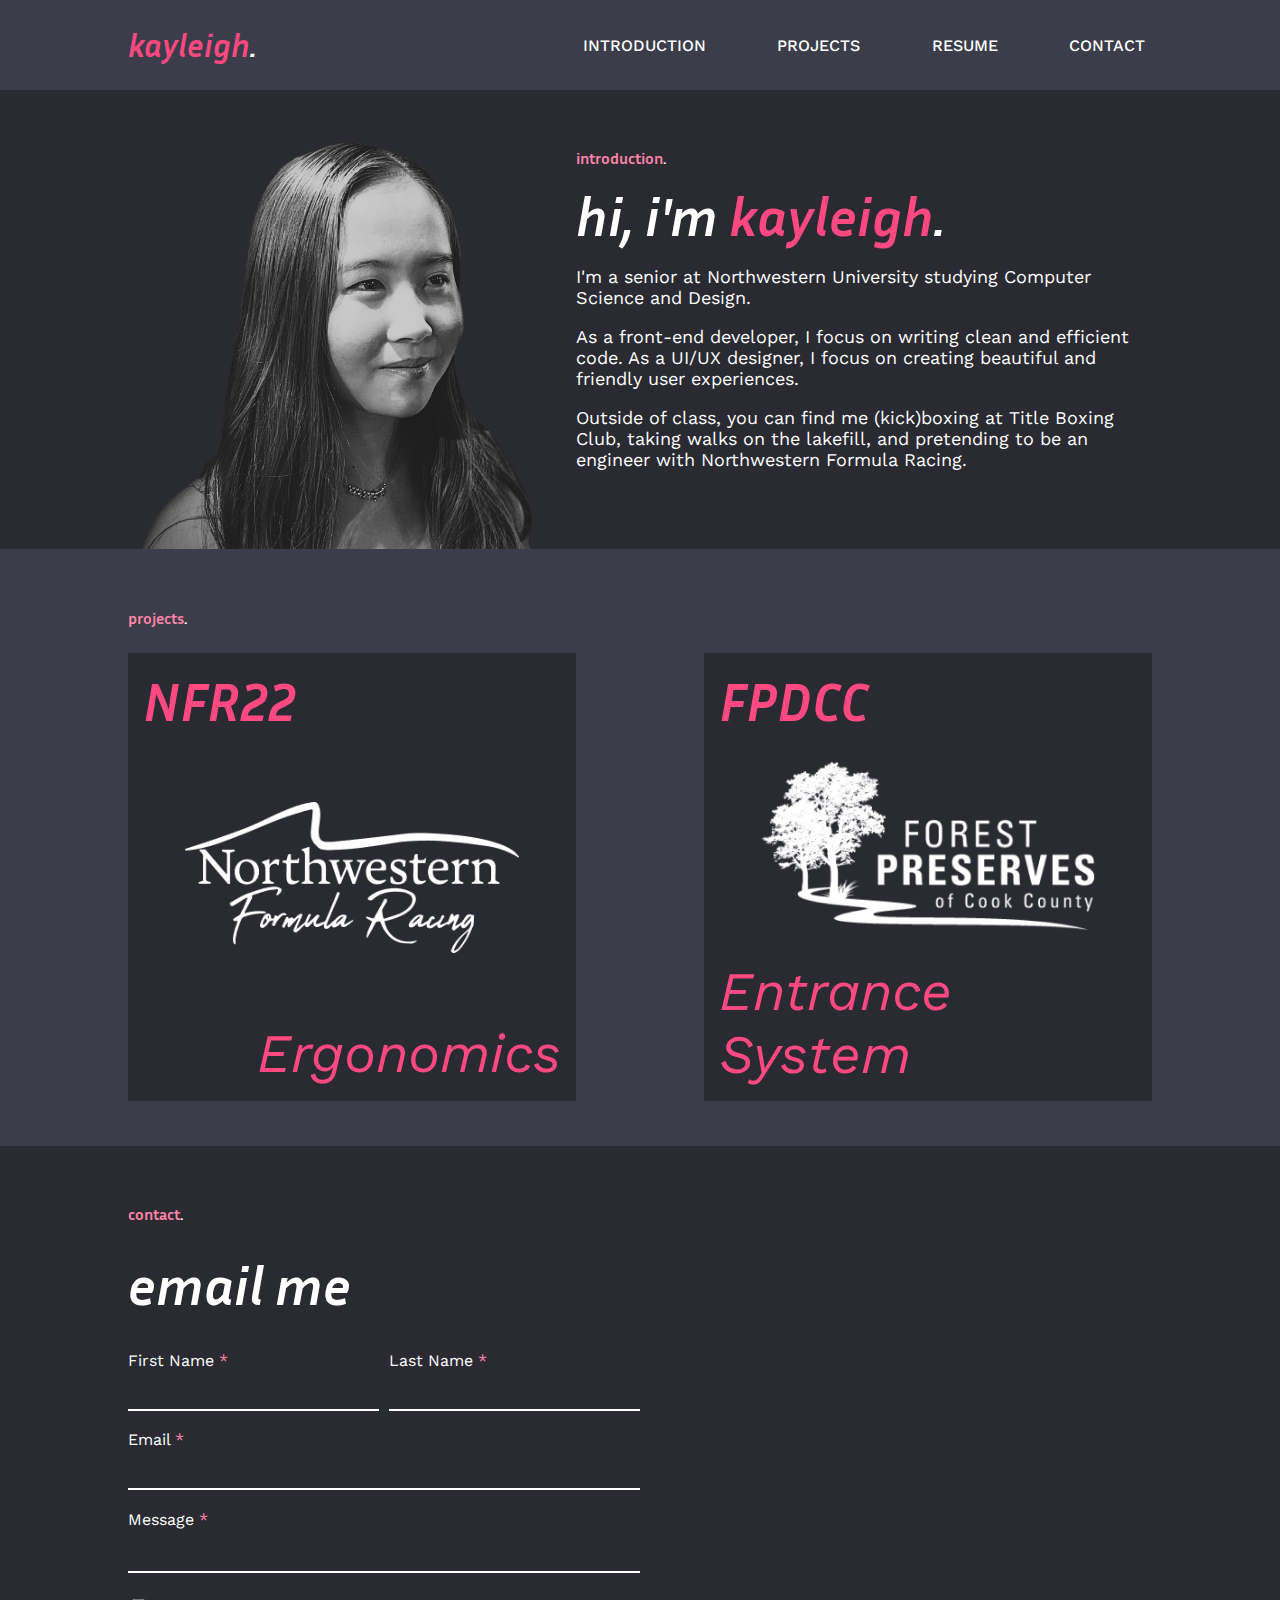
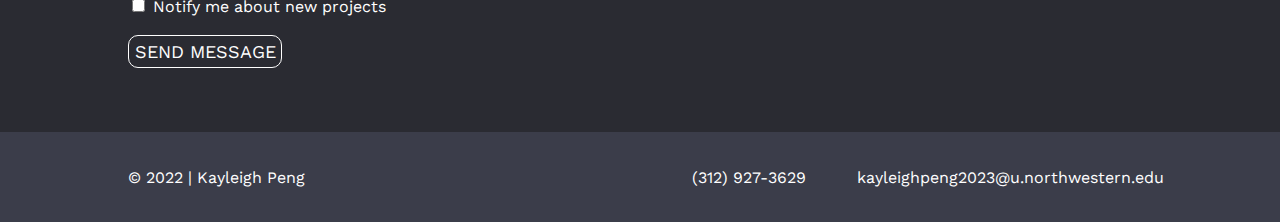
<file: index.html>
<!DOCTYPE html>
<html lang="en">

<head>
    <meta charset="UTF-8">
    <title>kayleigh.</title>
    <link rel="stylesheet" href="https://fonts.googleapis.com/css?family=Inria Sans">
    <link rel="stylesheet" href="https://fonts.googleapis.com/css?family=Work Sans">
    <link rel="stylesheet" href="./styles.css">
    <meta name="viewport" content="width=device-width, initial-scale=1.0"> 
</head>

<body>
    <header>
        <a href="./index.html"><h1 class="site-title"><span class="site-name">kayleigh</span>.</h1></a>
        <nav>
            <a href="#intro">INTRODUCTION</a>
            <a href="#projects">PROJECTS</a>
            <a href="./resume.html">RESUME</a>
            <a href="#contact">CONTACT</a>
        </nav>
    </header>

    <main>
        <div id="intro">
            <img src="./assets/kayleigh.png" alt="Kayleigh Peng"/>
            <div class="intro-text">
                <h2 class=""><span>introduction</span>.</h2>
                <h3>hi, i'm <span>kayleigh</span>.</h3>
                <p>I'm a senior at Northwestern University studying Computer Science and Design.</p>
                <p>As a front-end developer, I focus on writing clean and efficient code. As a UI/UX designer, I focus on creating beautiful and friendly user experiences.</p>
                <p>Outside of class, you can find me (kick)boxing at Title Boxing Club, taking walks on the lakefill, and pretending to be an engineer with Northwestern Formula Racing.</p>
            </div>
        </div>

        <div id="projects">
            <h2><span>projects</span>.</h2>
            <div class="project-grid">
                <a class="project-tile" href="./projects/nfr-ergonomics.html">
                    <h3>NFR22</h3>
                    <img src="./assets/nfr-logo.png" alt="Northwestern Formula Racing"/>
                    <p>Ergonomics</p>
                </a>
                <a class="project-tile">
                    <h3>FPDCC</h3>
                    <img src="./assets/fpdcc-logo.png" alt="Forest Preserve District of Cook County"/>
                    <p>Entrance System</p>
                </a>
            </div>
        </div>

        <div id="contact">
            <h2><span>contact</span>.</h2>
            <div class="contact-contents">
                <div class="email-form">
                    <h3>email me</h3>
                    <form name="contact me" action="" onsubmit="return validateForm()" method="post">
                        <div class="form-name-input">
                            <div class="form-text-input">
                                <label for="first_name">First Name <span aria-label="required">*</span></label>
                                <input type="text" id="first_name" name="first_name" required/>
                            </div>
                            <div class="form-text-input">
                                <label for="last_name">Last Name <span aria-label="required">*</span></label>
                                <input type="text" id="last_name" name="last_name" required/>
                            </div>
                        </div>
                        <div class="form-text-input">
                            <label for="email">Email <span aria-label="required">*</span></label>
                            <input type="email" id="email" name="user_email" required/>
                        </div>
                        <div class="form-message">
                            <label for="msg">Message <span aria-label="required">*</span></label>
                            <textarea id="msg" name="user_message"></textarea>
                        </div>
                        <div>
                            <input type="checkbox" aria-checked="false" id="subscribe" name="subscribe" value="Subscribe">
                            <label for="subscribe"> Notify me about new projects</label><br>
                        </div>
                        <input type="submit" value="SEND MESSAGE">
                    </form>
                </div>
            </div>
        </div>
    </main>

    <footer>
        <p>© 2022 | Kayleigh Peng</p>
        <div class="footer-contacts">
            <p>(312) 927-3629</p>
            <p>kayleighpeng2023@u.northwestern.edu</p>
        </div>
    </footer>
</body>

</html>
</file>
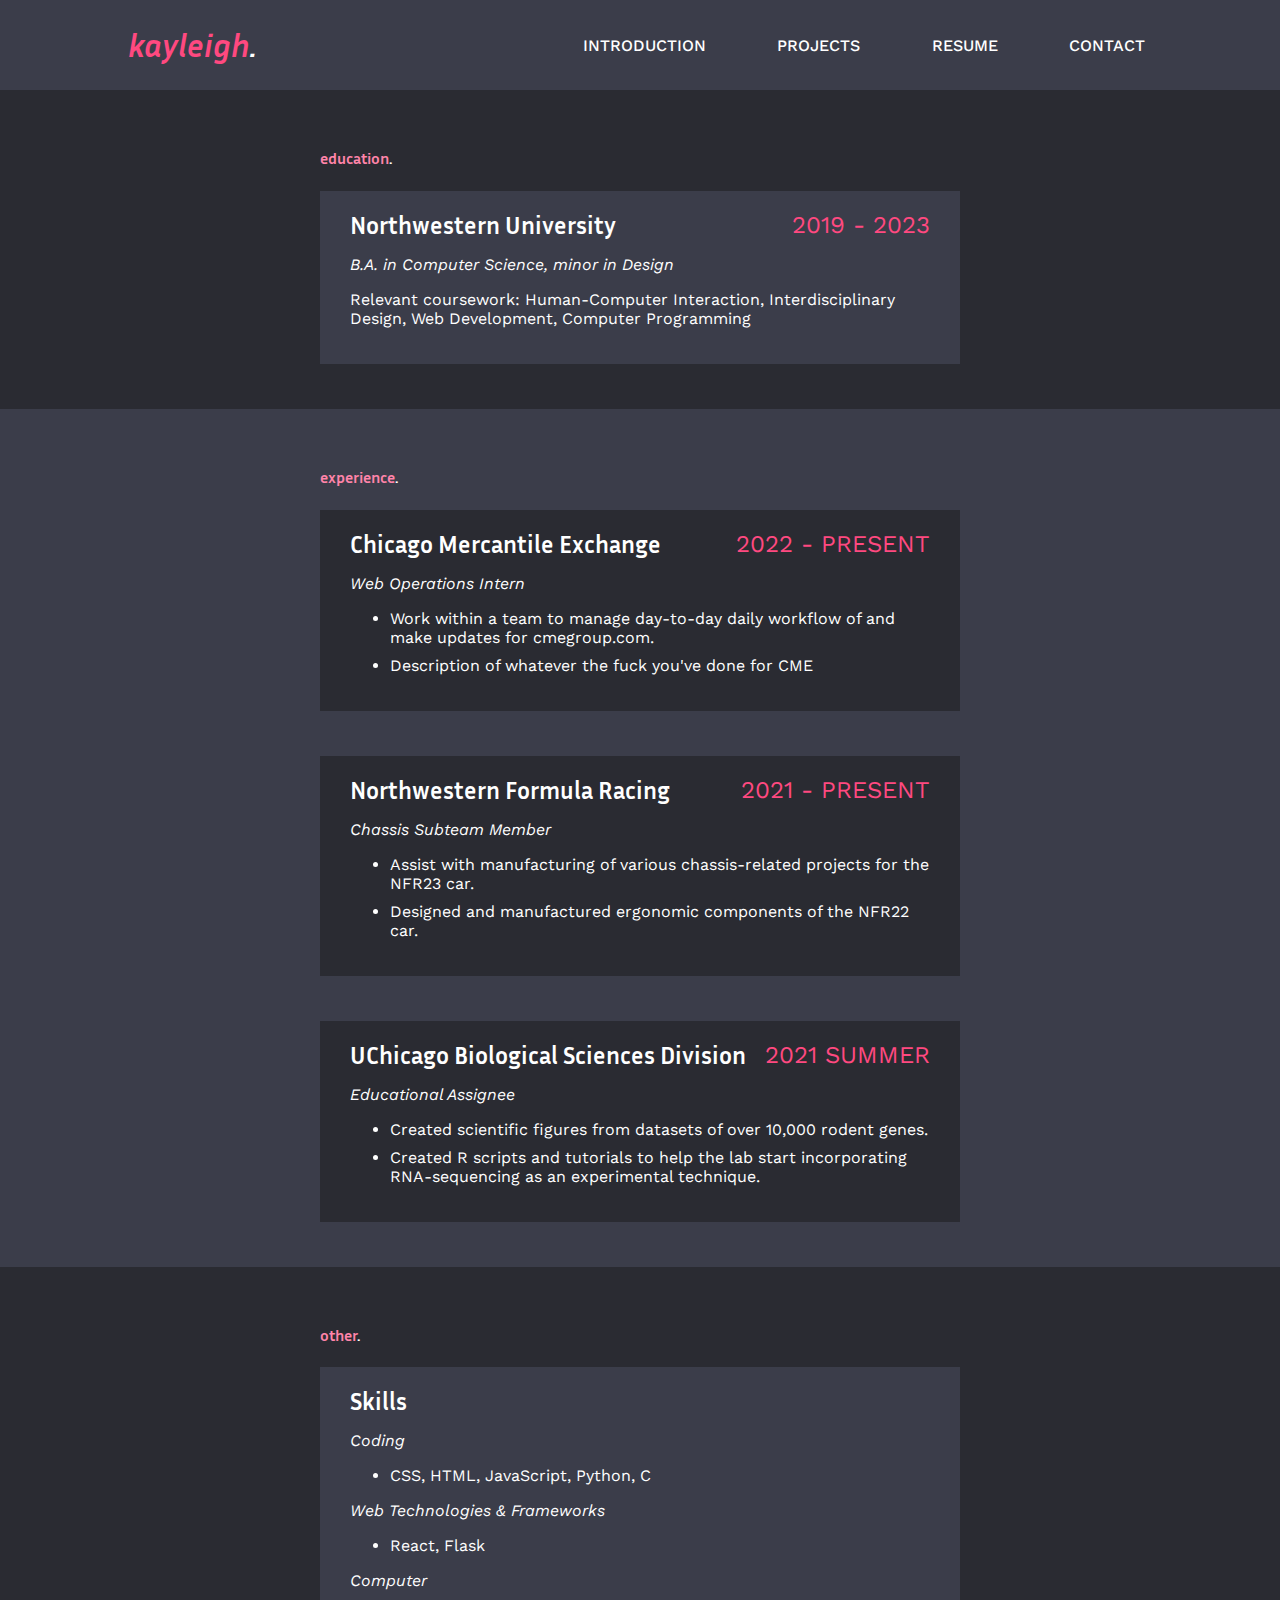
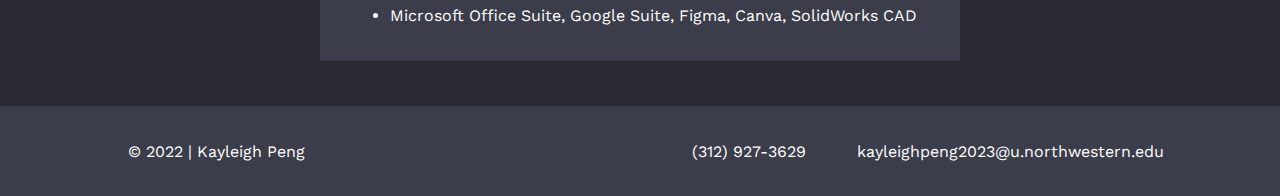
<file: resume.html>
<!DOCTYPE html>
<html lang="en">

<head>
    <meta charset="UTF-8">
    <title>kayleigh. | RESUME</title>
    <link rel="stylesheet" href="https://fonts.googleapis.com/css?family=Inria Sans">
    <link rel="stylesheet" href="https://fonts.googleapis.com/css?family=Work Sans">
    <link rel="stylesheet" href="./styles.css">
    <meta name="viewport" content="width=device-width, initial-scale=1.0"> 
</head>

<body>
    <header>
        <a href="./index.html"><h1 class="site-title"><span class="site-name">kayleigh</span>.</h1></a>
        <nav>
            <a href="./index.html#intro">INTRODUCTION</a>
            <a href="./index.html#projects">PROJECTS</a>
            <a href="./resume.html" aria-current="page">RESUME</a>
            <a href="./index.html#contact">CONTACT</a>
        </nav>
    </header>

    <main>

    <div id="education">
        <h2><span>education</span>.</h2>
        <div class="component-tile">
            <div class="name-date-container">
                <h3>Northwestern University</h3>
                <p>2019 - 2023</p>
            </div>
            <p class="resume-primary-details-text">B.A. in Computer Science, minor in Design</p>
            <p class="resume-secondary-details-text">Relevant coursework: Human-Computer Interaction, Interdisciplinary Design, Web Development, Computer Programming</p>
        </div>
    </div>

    <div id="experience">
        <h2><span>experience</span>.</h2>
        <div class="component-tile">
            <div class="name-date-container">
                <h3>Chicago Mercantile Exchange</h3>
                <p>2022 - PRESENT</p>
            </div>
            <p class="resume-primary-details-text">Web Operations Intern</p>
            <ul class="resume-secondary-details-text">
                <li>Work within a team to manage day-to-day daily workflow of and make updates for cmegroup.com.</li>
                <li>Description of whatever the fuck you've done for CME</li>
            </ul>
        </div>
        <div class="component-tile">
            <div class="name-date-container">
                <h3>Northwestern Formula Racing</h3>
                <p>2021 - PRESENT</p>
            </div>
            <p class="resume-primary-details-text">Chassis Subteam Member</p>
            <ul class="resume-secondary-details-text">
                <li>Assist with manufacturing of various chassis-related projects for the NFR23 car.</li>
                <li>Designed and manufactured ergonomic components of the NFR22 car.</li>
            </ul>
        </div>
        <div class="component-tile">
            <div class="name-date-container">
                <h3>UChicago Biological Sciences Division</h3>
                <p>2021 SUMMER</p>
            </div>
            <p class="resume-primary-details-text">Educational Assignee</p>
            <ul class="resume-secondary-details-text">
                <li>Created scientific figures from datasets of over 10,000 rodent genes.</li>
                <li>Created R scripts and tutorials to help the lab start incorporating RNA-sequencing as an experimental technique.</li>
            </ul>
        </div>
    </div>

    <div id="other">
        <h2><span>other</span>.</h2>
        <div class="component-tile">
            <div class="name-date-container">
                <h3>Skills</h3>
            </div>
            <p class="resume-primary-details-text">Coding</p>
            <ul class="resume-secondary-details-text">
                <li>CSS, HTML, JavaScript, Python, C</li>
            </ul>
            <p class="resume-primary-details-text">Web Technologies & Frameworks</p>
            <ul class="resume-secondary-details-text">
                <li>React, Flask</li>
            </ul>
            <p class="resume-primary-details-text">Computer</p>
            <ul class="resume-secondary-details-text">
                <li>Microsoft Office Suite, Google Suite, Figma, Canva, SolidWorks CAD</li>
            </ul>
        </div>
    </div>
    </main>

    <footer>
        <p>© 2022 | Kayleigh Peng</p>
        <div class="footer-contacts">
            <p>(312) 927-3629</p>
            <p>kayleighpeng2023@u.northwestern.edu</p>
        </div>
    </footer>
</body>

</html>
</file>
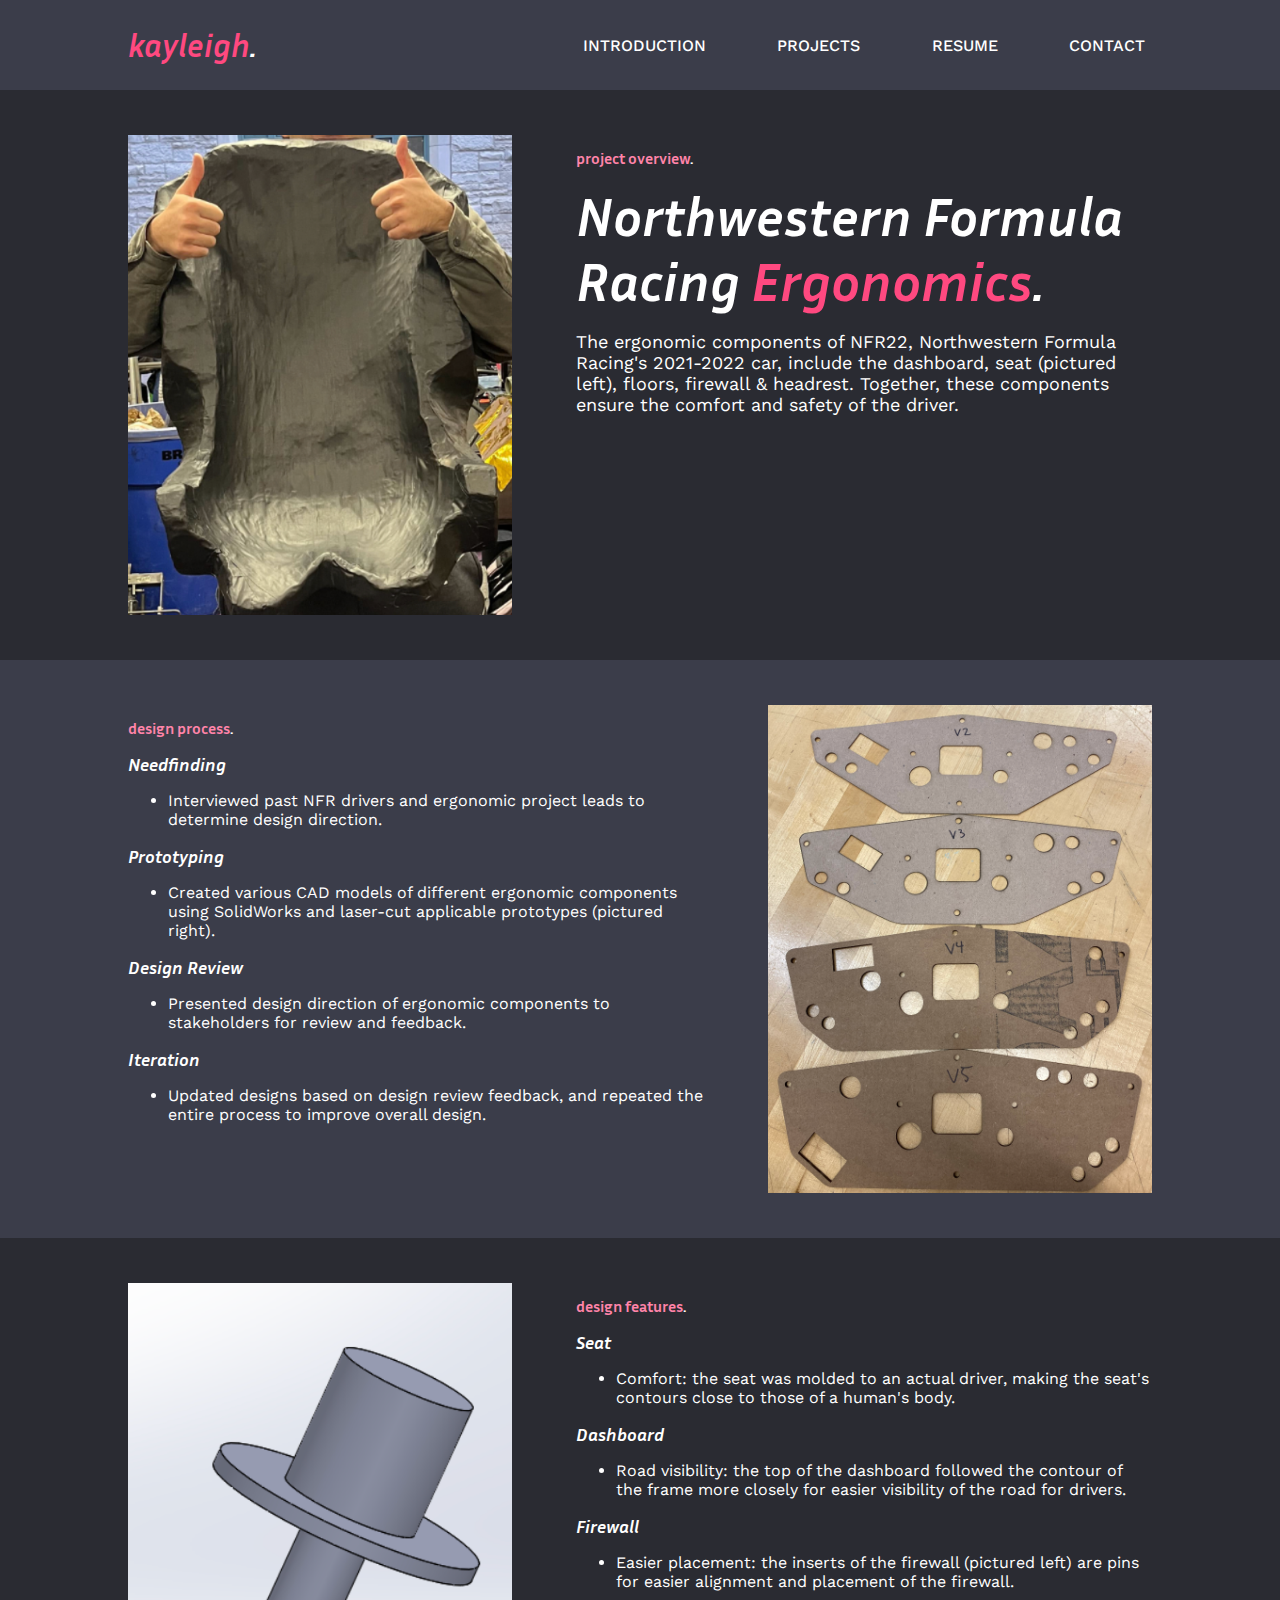
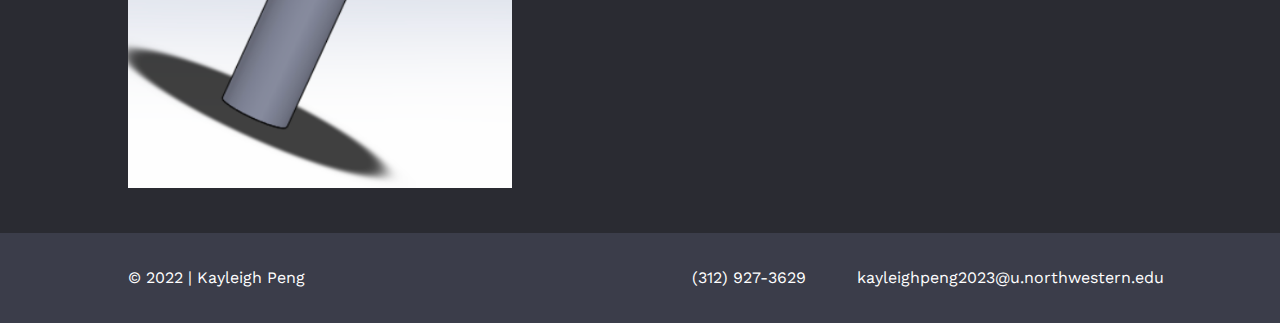
<file: projects/nfr-ergonomics.html>
<!DOCTYPE html>
<html lang="en">

<head>
    <meta charset="UTF-8">
    <title>kayleigh. | PROJECTS - NFR Ergonomics</title>
    <link rel="stylesheet" href="https://fonts.googleapis.com/css?family=Inria Sans">
    <link rel="stylesheet" href="https://fonts.googleapis.com/css?family=Work Sans">
    <link rel="stylesheet" href="../styles.css">
    <meta name="viewport" content="width=device-width, initial-scale=1.0"> 
</head>

<body>
    <header>
        <a href="../index.html"><h1 class="site-title"><span class="site-name">kayleigh</span>.</h1></a>
        <nav>
            <a href="../index.html#intro">INTRODUCTION</a>
            <a href="../index.html#projects">PROJECTS</a>
            <a href="../resume.html">RESUME</a>
            <a href="../index.html#contact">CONTACT</a>
        </nav>
    </header>

    <main>
    <div id="project-overview">
        <img src="../assets/nfr22-seat.png" alt="NFR22 Seat"/>
        <div class="intro-text">
            <h2 class=""><span>project overview</span>.</h2>
            <h3>Northwestern Formula Racing<span> Ergonomics</span>.</h3>
            <p>The ergonomic components of NFR22, Northwestern Formula Racing's 2021-2022 car, include the dashboard, seat (pictured left), floors, firewall & headrest. Together, these components ensure the comfort and safety of the driver.</p>
        </div>
    </div>

    <div id="project-process">
        <div class="intro-text">
            <h2 class=""><span>design process</span>.</h2>
            <h3 class="resume-primary-details-text">Needfinding</h3>
            <ul class="resume-secondary-details-text">
                <li>Interviewed past NFR drivers and ergonomic project leads to determine design direction.</li>
            </ul>
            <h3 class="resume-primary-details-text">Prototyping</h3>
            <ul class="resume-secondary-details-text">
                <li>Created various CAD models of different ergonomic components using SolidWorks and laser-cut applicable prototypes (pictured right).</li>
            </ul>
            <h3 class="resume-primary-details-text">Design Review</h3>
            <ul class="resume-secondary-details-text">
                <li>Presented design direction of ergonomic components to stakeholders for review and feedback.</li>
            </ul>
            <h3 class="resume-primary-details-text">Iteration</h3>
            <ul class="resume-secondary-details-text">
                <li>Updated designs based on design review feedback, and repeated the entire process to improve overall design.</li>
            </ul>
        </div>
        <img src="../assets/nfr22-dashboard.png" alt="NFR22 Dashboard Prototypes"/>
    </div>

    <div id="project-features">
        <img src="../assets/nfr22-firewall-insert.png" alt="NFR22 Firewall Insert"/>
        <div class="intro-text">
            <h2 class=""><span>design features</span>.</h2>
            <h3 class="resume-primary-details-text">Seat</h3>
            <ul class="resume-secondary-details-text">
                <li>Comfort: the seat was molded to an actual driver, making the seat's contours close to those of a human's body.</li>
            </ul>
            <h3 class="resume-primary-details-text">Dashboard</h3>
            <ul class="resume-secondary-details-text">
                <li>Road visibility: the top of the dashboard followed the contour of the frame more closely for easier visibility of the road for drivers.</li>
            </ul>
            <h3 class="resume-primary-details-text">Firewall</h3>
            <ul class="resume-secondary-details-text">
                <li>Easier placement: the inserts of the firewall (pictured left) are pins for easier alignment and placement of the firewall.</li>
            </ul>
        </div>
    </div>
    </main>

    <footer>
        <p>© 2022 | Kayleigh Peng</p>
        <div class="footer-contacts">
            <p>(312) 927-3629</p>
            <p>kayleighpeng2023@u.northwestern.edu</p>
        </div>
    </footer>

</body>

</html>
</file>
<file: styles.css>
body * {
    box-sizing: border-box;
}

body {
    font-family: Work Sans, sans-serif;
    color: white;
    margin: 0;
    background-color: #2A2B32;
}

header, footer {
    font-style: italic;
    height: 10vh;
    padding-left: 10vw;
    padding-right: 10vw;
    display: flex;
    align-items: center;
    justify-content: space-between;
    background-color: #3B3D4A;
}

h1, h2, h3 {
    font-family: Inria Sans, sans-serif;
    text-decoration: none;
}

header > a {
    text-decoration: none;
    color: white;
}

h1 > span, h3 > span {
    color: #FF4980;
}

header span:hover {
    color:white;
}

nav {
    width: 55vw;
    margin-right: -5vw;
    display: flex;
    justify-content: space-evenly;
}

footer .footer-contacts {
    width: 45vw;
    margin-right: -5vw;
    display: flex;
    justify-content: space-evenly;
}

nav a {
    font-style: normal;
    font-weight: 500;
    color: white;
    text-decoration: none;
}

nav a:hover {
    color: #FF84A9;
}

#intro, #project-overview, #project-process, #project-features {
    padding-left: 10vw;
    padding-right: 10vw;
    padding-top: 5vh;
    background-color: #2A2B32;
    display: flex;
    justify-content: space-between;
}

#intro > img {
    width: 35vw;
}

#project-overview, #project-process, #project-features {
    padding-bottom: 5vh;
}

#project-overview > img, #project-process > img, #project-features > img {
    width: 30vw;
}

.intro-text {
    width: 45vw;
}

.intro-text strong {
    font-style: italic;
}

h2 {
    font-size: medium;
}

h2 span {
    color:#FF84A9;
}

h3 {
    font-style: italic;
    font-size: 6vh;
    margin-top: 15px;
    margin-bottom: 15px;
}

.intro-text > p {
    font-size: large;
}

#project-process h3, #project-features h3 {
    font-size: large;
}

#projects {
    padding: 5vh 10vw;
    background-color: #3B3D4A;
}

#projects > h2 {
    margin-bottom: 25px;;
}

.project-grid {
    display: flex;
    justify-content: space-between;
}

.project-tile {
    background-color: #2A2B32;
    padding-right: 15px;
    padding-left: 15px;
    width: 35vw;
    height: 35vw;
    display: flex;
    flex-direction: column;
    justify-content: space-between;
    text-decoration: none;
}

.project-tile:hover * {
    color: white;
}

.project-tile:hover {
    opacity: 0.8;
}

.project-tile > h3, .project-tile > p {
    color:#FF4980;
}

.project-tile > h3 {
    align-self: flex-start;
}

.project-tile > img {
    width: 80%;
    align-self: center;
}

.project-tile > p {
    font-size: 6vh;
    margin-bottom: 15px;
    margin-top: 15px;
    font-style: italic;
    align-self: flex-end;
}

#contact {
    padding: 5vh 10vw;
}

#education .component-tile, #other .component-tile {
    background-color: #3B3D4A;
    width: 50vw;
    padding: 20px 30px;
}

#experience .component-tile {
    background-color:#2A2B32;
    width: 50vw;
    padding: 20px 30px;
}

#education, #experience, #other {
    padding: 5vh 25vw;
    display: flex;
    flex-direction: column;
    align-items: center;
    gap: 5vh;
}

#education h2, #experience h2, #other h2 {
    align-self: flex-start;
    margin-bottom: -2.5vh;
}

#experience, #project-process {
    background-color: #3B3D4A;
}

.name-date-container {
    display: flex;
    align-items: center;
    justify-content: space-between;
}

.name-date-container h3, .name-date-container p {
    font-size: x-large;
    font-style: normal;
    margin-top: 0px;
    margin-bottom: 0px;
}

.name-date-container p {
    color:#FF4980;
}

.resume-primary-details-text {
    font-style: italic;
}

.resume-secondary-details-text > li {
    margin-bottom: 1vh;
}

footer p {
    font-style: normal;
}

.email-form {
    width: 40vw;
    height: 50vh;
    display: flex;
    flex-direction: column;
}

form {
    height: 80%;
    display: flex;
    flex-direction: column;
    justify-content: space-evenly;
}

.form-name-input {
    display: flex;
    justify-content: space-between;
}

label > span {
    color:#FF84A9;
}

.form-text-input {
    height: 60px;
    display: flex;
    flex-direction: column;
    align-items: start;
    justify-content: space-between;
}

input[type=text], input[type=email], textarea {
    border: none;
    color:white;
    width: 100%;
    font-size: larger;
    background-color: transparent;
    border-bottom: 2px solid white;
    padding-bottom: 4px;
}

input[type=text]:focus, input[type=email]:focus, textarea:focus {
    outline: none;
    border-bottom: #FF4980 solid 4px;
}

textarea {
    resize: none;
}

input[type=submit] {
    font-family: Work Sans;
    border:white 1px solid;
    background-color: transparent;
    color:white;
    font-size: large;
    width: 30%;
    border-radius: 10px;
    padding-top: 5px;
    padding-bottom: 5px;
}

input[type=submit]:hover {
    background-color: #FF4980;
    border:#FF4980 1px solid;
}
</file>
